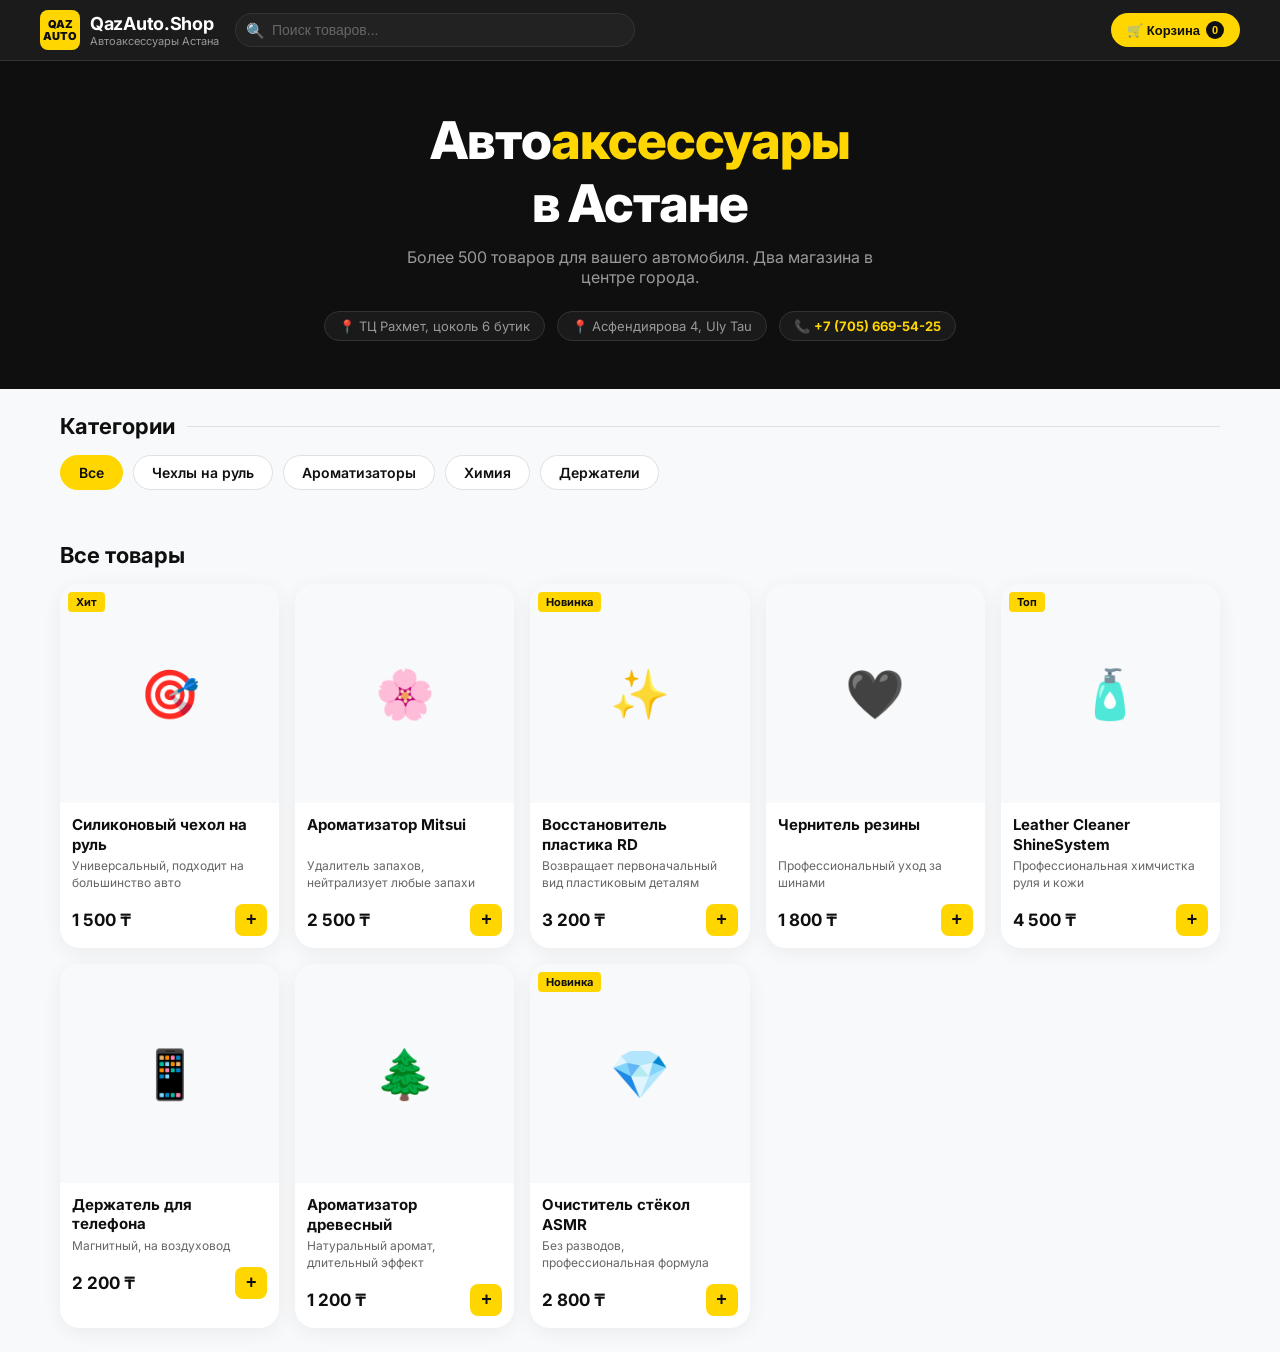
<file: index.html>
<!DOCTYPE html>
<html lang="ru">
<head>
<meta charset="UTF-8">
<meta name="viewport" content="width=device-width, initial-scale=1.0">
<title>QazAuto.Shop — Автоаксессуары Астана</title>
<link rel="stylesheet" href="style.css">
</head>
<body>

<!-- =================== SHOP PAGE =================== -->
<div id="shop-page" class="page active">
  <header>
    <div class="header-inner">
      <a class="logo" onclick="goShop()">
        <div class="logo-icon">QAZ<br>AUTO</div>
        <div>
          <div class="logo-text">QazAuto.Shop</div>
          <div class="logo-sub">Автоаксессуары Астана</div>
        </div>
      </a>
      <div class="header-search">
        <span class="search-icon">🔍</span>
        <input type="text" id="search-input" placeholder="Поиск товаров..." oninput="filterProducts()">
      </div>
      <div class="header-actions">
        <button class="cart-btn" onclick="openCart()">
          🛒 Корзина
          <span class="cart-count" id="cart-count">0</span>
        </button>
      </div>
    </div>
  </header>

  <div class="hero">
    <h1>Авто<span>аксессуары</span><br>в Астане</h1>
    <p>Более 500 товаров для вашего автомобиля. Два магазина в центре города.</p>
    <div class="hero-badges">
      <div class="badge">📍 ТЦ Рахмет, цоколь 6 бутик</div>
      <div class="badge">📍 Асфендиярова 4, Uly Tau</div>
      <div class="badge">📞 <strong>+7 (705) 669-54-25</strong></div>
    </div>
  </div>

  <div class="section">
    <div class="section-title">Категории</div>
    <div class="cats-grid" id="cats-grid"></div>
  </div>

  <div class="section">
    <div class="section-title" id="products-title">Все товары</div>
    <div class="products-grid" id="products-grid"></div>
    <div class="empty-state" id="no-products" style="display:none;">
      <div class="icon">📦</div>
      <p>Товары не найдены</p>
    </div>
  </div>
</div>

<!-- =================== PRODUCT DETAIL PAGE =================== -->
<div id="product-detail-page" class="page"></div>

<!-- =================== CHECKOUT PAGE =================== -->
<div id="checkout-page" class="page">
  <header>
    <div class="header-inner">
      <a class="logo" onclick="goShop()">
        <div class="logo-icon">QAZ<br>AUTO</div>
        <div><div class="logo-text">QazAuto.Shop</div></div>
      </a>
    </div>
  </header>
  <div class="checkout-wrap">
    <button class="btn-back" onclick="goShop()">← Назад в магазин</button>
    <h2>Оформление заказа</h2>
    <div class="order-summary" id="checkout-summary"></div>
    <div class="form-row">
      <div class="form-group">
        <label>Ваше имя *</label>
        <input type="text" id="co-name" placeholder="Алибек Сейткали">
      </div>
      <div class="form-group">
        <label>Телефон *</label>
        <input type="tel" id="co-phone" placeholder="+7 (___) ___-__-__">
      </div>
    </div>
    <div class="form-group">
      <label>Способ получения</label>
      <select id="co-delivery">
        <option value="pickup1">🏪 Самовывоз — ТЦ Рахмет, цоколь 6 бутик</option>
        <option value="pickup2">🏪 Самовывоз — Асфендиярова 4, Uly Tau</option>
        <option value="delivery">🚗 Доставка по Астане (+500 тг)</option>
      </select>
    </div>
    <div class="form-group" id="address-group" style="display:none;">
      <label>Адрес доставки *</label>
      <input type="text" id="co-address" placeholder="Улица, дом, квартира">
    </div>
    <div class="form-group">
      <label>Комментарий к заказу</label>
      <textarea id="co-comment" placeholder="Пожелания, уточнения..."></textarea>
    </div>
    <button class="btn-submit" onclick="submitOrder()">✅ Подтвердить заказ</button>
  </div>
</div>

<!-- =================== SUCCESS PAGE =================== -->
<div id="success-page" class="page">
  <div class="success-wrap">
    <div class="success-icon">🎉</div>
    <h2>Заказ принят!</h2>
    <p>Спасибо за ваш заказ. Мы свяжемся с вами по телефону в течение 30 минут для подтверждения.</p>
    <p style="font-size:14px;color:var(--gray);">Номер заказа: <strong id="success-order-num"></strong></p>
    <button class="btn-submit" style="max-width:280px;margin:24px auto 0;display:block;" onclick="goShop()">Вернуться в магазин</button>
  </div>
</div>

<!-- =================== CART SIDEBAR =================== -->
<div class="cart-overlay" id="cart-overlay" onclick="closeCart()"></div>
<div class="cart-sidebar" id="cart-sidebar">
  <div class="cart-head">
    <h3>🛒 Корзина</h3>
    <button class="btn-close" onclick="closeCart()">✕</button>
  </div>
  <div class="cart-items" id="cart-items-list"></div>
  <div class="cart-foot" id="cart-foot" style="display:none;">
    <div class="cart-total"><span>Итого:</span><span id="cart-total"></span></div>
    <button class="btn-checkout" onclick="goCheckout()">Оформить заказ →</button>
  </div>
</div>

<!-- TOAST -->
<div class="toast" id="toast"></div>
<script src="script.js"></script>
</body>
</html>
</file>
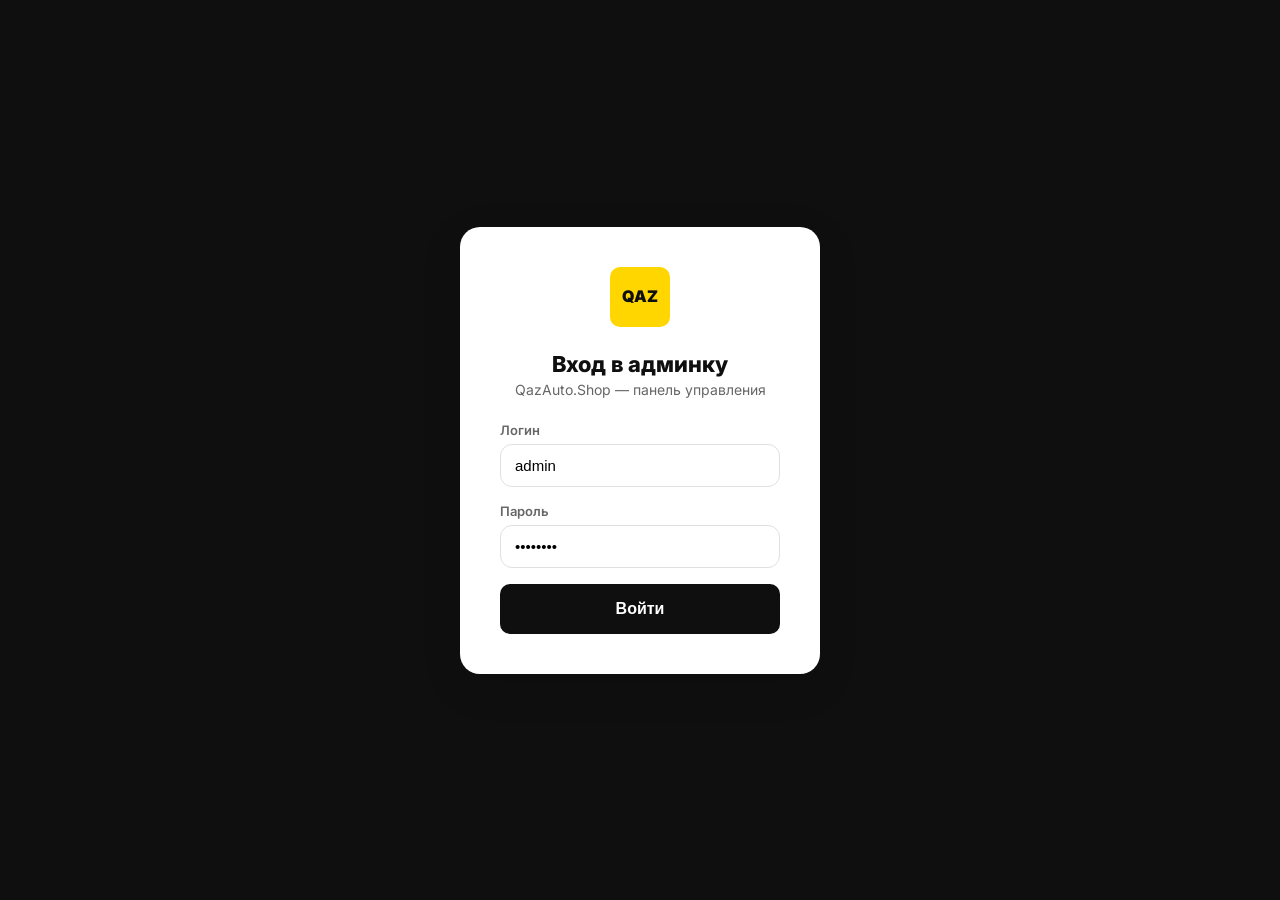
<file: admin.html>
<!DOCTYPE html>
<html lang="ru">
<head>
<meta charset="UTF-8">
<meta name="viewport" content="width=device-width, initial-scale=1.0">
<title>Админ-панель — QazAuto.Shop</title>
<link rel="stylesheet" href="style.css">
</head>
<body class="admin-body">

<!-- =================== ADMIN LOGIN =================== -->
<div id="admin-login-page" class="page active">
  <div class="login-wrap">
    <div class="login-card">
      <div class="login-logo">
        <div class="logo-icon" style="width:60px;height:60px;font-size:16px;margin:0 auto 8px;background:var(--yellow);border-radius:10px;display:flex;align-items:center;justify-content:center;font-weight:900;color:var(--black);">QAZ</div>
      </div>
      <h2>Вход в админку</h2>
      <p>QazAuto.Shop — панель управления</p>
      <div class="form-group"><label>Логин</label><input type="text" id="login-user" value="admin"></div>
      <div class="form-group"><label>Пароль</label><input type="password" id="login-pass" value="admin123" onkeydown="if(event.key==='Enter')doLogin()"></div>
      <button class="btn-submit" onclick="doLogin()">Войти</button>
    </div>
  </div>
</div>

<!-- =================== ADMIN PANEL =================== -->
<div id="admin-page" class="page">
  <div class="admin-layout">
    <div class="admin-sidebar">
      <div class="admin-logo">
        <div class="admin-logo-icon">QAZ</div>
        Админ-панель
      </div>
      <nav class="admin-nav">
        <a onclick="adminTab('dashboard')" id="nav-dashboard" class="active"><span class="nav-icon">📊</span> Дашборд</a>
        <a onclick="adminTab('orders')" id="nav-orders"><span class="nav-icon">📋</span> Заказы</a>
        <a onclick="adminTab('products')" id="nav-products"><span class="nav-icon">📦</span> Товары</a>
        <a onclick="adminTab('categories')" id="nav-categories"><span class="nav-icon">🏷️</span> Категории</a>
        <a onclick="adminTab('settings')" id="nav-settings"><span class="nav-icon">⚙️</span> Настройки</a>
        <a onclick="goShop()" style="margin-top:auto;"><span class="nav-icon">🏪</span> В магазин</a>
        <a onclick="logout()"><span class="nav-icon">🚪</span> Выйти</a>
      </nav>
    </div>
    <div class="admin-main" id="admin-main"></div>
  </div>
</div>

<!-- =================== PRODUCT MODAL =================== -->
<div class="modal-overlay" id="product-modal">
  <div class="modal">
    <h3 id="modal-title"></h3>
    <div id="modal-content"></div>
    <div class="modal-foot">
      <button class="btn-secondary" onclick="closeModal('product-modal')">Отмена</button>
      <button class="btn-primary" id="modal-save-btn">Сохранить</button>
    </div>
  </div>
</div>

<!-- ORDER DETAIL MODAL -->
<div class="modal-overlay" id="order-modal">
  <div class="modal">
    <h3>Детали заказа</h3>
    <div id="order-modal-content"></div>
    <div class="modal-foot">
      <button class="btn-secondary" onclick="closeModal('order-modal')">Закрыть</button>
    </div>
  </div>
</div>

<div class="toast" id="toast"></div>
<script src="script.js"></script>
</body>
</html>
</file>
<file: style.css>
@import url('https://fonts.googleapis.com/css2?family=Inter:wght@400;500;600;700;800&display=swap');

*{margin:0;padding:0;box-sizing:border-box;}
:root{
  --black:#0f0f0f;--yellow:#FFD600;--yellow-dark:#EBB200;--yellow-light:#FFF9CC;
  --gray-dark:#1a1a1a;--gray-mid:#2a2a2a;--gray:#666;--gray-light:#999;--gray-bg:#f8f9fa;--white:#fff;
  --red:#e63946;--green:#2d9e5e;--border:#e0e0e0;
  --radius:12px;--radius-sm:8px;--radius-lg:20px;
  --shadow:0 4px 20px rgba(0,0,0,0.06);--shadow-lg:0 12px 40px rgba(0,0,0,0.12);
}
body{font-family:'Inter', sans-serif;background:var(--gray-bg);color:var(--black);min-height:100vh;-webkit-font-smoothing:antialiased;}
/* PAGES */
.page{display:none;min-height:100vh;}
.page.active{display:block;}
/* HEADER */
header{background:rgba(15,15,15,0.95);backdrop-filter:blur(10px);color:var(--white);padding:0 20px;position:sticky;top:0;z-index:100;border-bottom:1px solid rgba(255,255,255,0.1);}
.header-inner{max-width:1200px;margin:0 auto;display:flex;align-items:center;gap:16px;height:60px;}
.logo{display:flex;align-items:center;gap:10px;cursor:pointer;text-decoration:none;color:inherit;}
.logo-icon{width:40px;height:40px;background:var(--yellow);border-radius:8px;display:flex;align-items:center;justify-content:center;font-weight:900;font-size:11px;color:var(--black);text-align:center;line-height:1.1;}
.logo-text{font-weight:700;font-size:18px;letter-spacing:-.3px;}
.logo-sub{font-size:11px;color:var(--gray-light);font-weight:400;}
.header-search{flex:1;max-width:400px;position:relative;}
.header-search input{width:100%;background:#222;border:1px solid #333;color:var(--white);padding:8px 14px 8px 36px;border-radius:20px;font-size:14px;outline:none;}
.header-search input::placeholder{color:#666;}
.header-search input:focus{border-color:var(--yellow);}
.search-icon{position:absolute;left:11px;top:50%;transform:translateY(-50%);color:#666;font-size:15px;}
.header-actions{display:flex;align-items:center;gap:8px;margin-left:auto;}
.btn-header{background:transparent;border:1px solid #333;color:var(--white);padding:7px 14px;border-radius:20px;cursor:pointer;font-size:13px;display:flex;align-items:center;gap:6px;transition:.2s;}
.btn-header:hover{border-color:var(--yellow);color:var(--yellow);}
.cart-btn{background:var(--yellow);border:none;color:var(--black);padding:8px 16px;border-radius:20px;cursor:pointer;font-size:13px;font-weight:600;display:flex;align-items:center;gap:6px;transition:.2s;}
.cart-btn:hover{background:var(--yellow-dark);}
.cart-count{background:var(--black);color:var(--yellow);width:18px;height:18px;border-radius:50%;font-size:11px;display:flex;align-items:center;justify-content:center;font-weight:700;}
/* HERO */
.hero{background:var(--black);color:var(--white);padding:48px 20px;text-align:center;}
.hero h1{font-size:clamp(28px,5vw,52px);font-weight:800;margin-bottom:12px;letter-spacing:-1px;}
.hero h1 span{color:var(--yellow);}
.hero p{color:var(--gray-light);font-size:16px;max-width:500px;margin:0 auto 24px;}
.hero-badges{display:flex;justify-content:center;gap:12px;flex-wrap:wrap;}
.badge{background:#1a1a1a;border:1px solid #333;color:var(--gray-light);padding:6px 14px;border-radius:20px;font-size:13px;}
.badge strong{color:var(--yellow);}
/* CATEGORIES */
.section{max-width:1200px;margin:0 auto;padding:24px 20px;}
.section-title{font-size:22px;font-weight:700;margin-bottom:16px;display:flex;align-items:center;gap:12px;}
.section-title::after{content:'';flex:1;height:1px;background:var(--border);}
.cats-grid{display:flex;gap:10px;overflow-x:auto;padding-bottom:4px;scrollbar-width:none;}
.cats-grid::-webkit-scrollbar{display:none;}
.cat-chip{background:var(--white);border:1px solid var(--border);border-radius:20px;padding:8px 18px;cursor:pointer;white-space:nowrap;font-size:14px;font-weight:600;transition:.2s;flex-shrink:0;}
.cat-chip:hover,.cat-chip.active{background:var(--yellow);border-color:var(--yellow);color:var(--black);}
/* PRODUCTS GRID */
.products-grid{display:grid;grid-template-columns:repeat(auto-fill,minmax(200px,1fr));gap:16px;}
.product-card{background:var(--white);border-radius:var(--radius-lg);overflow:hidden;box-shadow:var(--shadow);transition:.2s;cursor:pointer;}
.product-card:hover{transform:translateY(-3px);box-shadow:var(--shadow-lg);}
.product-img{width:100%;aspect-ratio:1;background:var(--gray-bg);display:flex;align-items:center;justify-content:center;font-size:48px;position:relative;overflow:hidden;}
.product-img img{width:100%;height:100%;object-fit:cover;}
.product-badge{position:absolute;top:8px;left:8px;background:var(--yellow);color:var(--black);font-size:11px;font-weight:700;padding:3px 8px;border-radius:4px;}
.product-info{padding:12px;}
.product-name{font-size:15px;font-weight:700;margin-bottom:4px;line-height:1.3;display:-webkit-box;-webkit-line-clamp:2;-webkit-box-orient:vertical;overflow:hidden;height:2.6em;}
.product-desc{font-size:12px;color:var(--gray);margin-bottom:12px;line-height:1.4;}
.product-bottom{display:flex;align-items:center;justify-content:space-between;}
.product-price{font-size:17px;font-weight:700;color:var(--black);}
.product-price span{font-size:11px;color:var(--gray);font-weight:400;} 
.btn-add{background:var(--yellow);border:none;color:var(--black);width:32px;height:32px;border-radius:8px;cursor:pointer;font-size:18px;font-weight:700;transition:.2s;display:flex;align-items:center;justify-content:center;}
.btn-add:hover{background:var(--yellow-dark);transform:scale(1.05);}
/* CART SIDEBAR */
.cart-overlay{position:fixed;inset:0;background:rgba(0,0,0,.6);backdrop-filter:blur(4px);z-index:200;display:none;}
.cart-overlay.open{display:block;}
.cart-sidebar{position:fixed;right:0;top:0;bottom:0;width:min(400px,100vw);background:var(--white);z-index:201;transform:translateX(100%);transition:.3s ease;display:flex;flex-direction:column;}
.cart-sidebar.open{transform:translateX(0);}
.cart-head{padding:20px;border-bottom:1px solid var(--border);display:flex;align-items:center;justify-content:space-between;}
.cart-head h3{font-size:18px;font-weight:700;}
.btn-close{background:none;border:none;font-size:22px;cursor:pointer;color:var(--gray);padding:4px;}
.btn-close:hover{color:var(--black);}
.cart-items{flex:1;overflow-y:auto;padding:16px;}
.cart-empty{text-align:center;padding:60px 20px;color:var(--gray);}
.cart-empty .big-icon{font-size:64px;margin-bottom:12px;}
.cart-item{display:flex;gap:12px;padding:12px 0;border-bottom:1px solid var(--border);}
.cart-item-img{width:60px;height:60px;background:var(--gray-bg);border-radius:8px;display:flex;align-items:center;justify-content:center;font-size:24px;flex-shrink:0;overflow:hidden;}
.cart-item-img img{width:100%;height:100%;object-fit:cover;}
.cart-item-info{flex:1;}
.cart-item-name{font-size:14px;font-weight:600;margin-bottom:4px;}
.cart-item-price{font-size:13px;color:var(--gray);}
.cart-item-ctrl{display:flex;align-items:center;gap:8px;margin-top:6px;}
.qty-btn{background:var(--gray-bg);border:none;width:26px;height:26px;border-radius:6px;cursor:pointer;font-size:14px;font-weight:700;transition:.1s;}
.qty-btn:hover{background:var(--yellow);}
.qty-val{font-size:14px;font-weight:600;min-width:20px;text-align:center;}
.cart-item-del{margin-left:auto;background:none;border:none;cursor:pointer;color:#ccc;font-size:18px;}
.cart-item-del:hover{color:var(--red);}
.cart-foot{padding:20px;border-top:1px solid var(--border);}
.cart-total{display:flex;justify-content:space-between;font-size:16px;font-weight:700;margin-bottom:16px;}
.btn-checkout{width:100%;background:var(--yellow);border:none;color:var(--black);padding:14px;border-radius:10px;font-size:16px;font-weight:700;cursor:pointer;transition:.2s;}
.btn-checkout:hover{background:var(--yellow-dark);}
/* CHECKOUT PAGE */
.checkout-wrap{max-width:700px;margin:0 auto;padding:24px 20px;}
.checkout-wrap h2{font-size:24px;font-weight:700;margin-bottom:24px;}
.form-group{margin-bottom:16px;}
.form-group label{display:block;font-size:13px;font-weight:600;color:var(--gray);margin-bottom:6px;}
.form-group input,.form-group textarea,.form-group select{width:100%;padding:12px 14px;border:1.5px solid var(--border);border-radius:var(--radius);font-size:15px;outline:none;transition:.2s;background:var(--white);}
.form-group input:focus,.form-group textarea:focus{border-color:var(--yellow);}
.form-group textarea{resize:vertical;min-height:80px;}
.order-summary{background:var(--white);border-radius:var(--radius-lg);padding:20px;margin-bottom:20px;box-shadow:var(--shadow);}
.order-summary h3{font-size:16px;font-weight:700;margin-bottom:14px;}
.summary-item{display:flex;justify-content:space-between;font-size:14px;padding:6px 0;border-bottom:1px solid var(--border);}
.summary-item:last-child{border:none;font-weight:700;font-size:16px;margin-top:4px;}
.form-row{display:grid;grid-template-columns:1fr 1fr;gap:12px;}
.btn-submit{width:100%;background:var(--black);color:var(--white);border:none;padding:16px;border-radius:10px;font-size:16px;font-weight:700;cursor:pointer;transition:.2s;}
.btn-submit:hover{background:#222;}
.btn-back{background:none;border:1.5px solid var(--border);color:var(--black);padding:12px 20px;border-radius:10px;font-size:14px;font-weight:600;cursor:pointer;margin-bottom:20px;display:flex;align-items:center;gap:6px;transition:.2s;}
.btn-back:hover{border-color:var(--black);}
/* SUCCESS */
.success-wrap{max-width:500px;margin:60px auto;text-align:center;padding:24px;}
.success-icon{font-size:80px;margin-bottom:16px;}
.success-wrap h2{font-size:28px;font-weight:800;margin-bottom:8px;}
.success-wrap p{color:var(--gray);margin-bottom:24px;font-size:16px;line-height:1.6;}
/* ===== ADMIN ===== */
#admin-page{background:var(--gray-bg);}
.admin-layout{display:flex;min-height:100vh;}
.admin-sidebar{width:220px;background:var(--black);color:var(--white);flex-shrink:0;display:flex;flex-direction:column;}
.admin-logo{padding:20px;border-bottom:1px solid #222;font-weight:700;font-size:16px;display:flex;align-items:center;gap:10px;}
.admin-logo-icon{width:32px;height:32px;background:var(--yellow);border-radius:6px;display:flex;align-items:center;justify-content:center;font-weight:900;font-size:10px;color:var(--black);}
.admin-nav{padding:12px 0;flex:1;}
.admin-nav a{display:flex;align-items:center;gap:10px;padding:11px 20px;color:#aaa;text-decoration:none;font-size:14px;transition:.2s;cursor:pointer;}
.admin-nav a:hover,.admin-nav a.active{background:#1a1a1a;color:var(--yellow);}
.admin-nav a .nav-icon{font-size:18px;width:20px;text-align:center;}
.admin-main{flex:1;padding:28px;overflow-y:auto;}
.admin-topbar{display:flex;align-items:center;justify-content:space-between;margin-bottom:24px;}
.admin-topbar h1{font-size:22px;font-weight:700;}
.btn-primary{background:var(--yellow);border:none;color:var(--black);padding:10px 20px;border-radius:8px;font-size:14px;font-weight:700;cursor:pointer;transition:.2s;display:flex;align-items:center;gap:6px;}
.btn-primary:hover{background:var(--yellow-dark);}
.btn-danger{background:var(--red);border:none;color:var(--white);padding:8px 14px;border-radius:6px;font-size:13px;font-weight:600;cursor:pointer;}
.btn-secondary{background:var(--gray-bg);border:1.5px solid var(--border);color:var(--black);padding:8px 14px;border-radius:6px;font-size:13px;font-weight:600;cursor:pointer;transition:.2s;}
.btn-secondary:hover{background:var(--border);}
.stats-grid{display:grid;grid-template-columns:repeat(auto-fit,minmax(160px,1fr));gap:16px;margin-bottom:28px;}
.stat-card{background:var(--white);border-radius:var(--radius-lg);padding:20px;box-shadow:var(--shadow);}
.stat-label{font-size:12px;color:var(--gray);margin-bottom:6px;font-weight:600;text-transform:uppercase;letter-spacing:.5px;}
.stat-value{font-size:28px;font-weight:800;}
.stat-value.yellow{color:var(--yellow-dark);}
.stat-value.green{color:var(--green);}
.admin-table-wrap{background:var(--white);border-radius:var(--radius-lg);box-shadow:var(--shadow);overflow:hidden;}
table{width:100%;border-collapse:collapse;}
th{background:var(--gray-bg);padding:14px 16px;text-align:left;font-size:11px;font-weight:700;color:var(--gray-light);text-transform:uppercase;letter-spacing:1px;}
td{padding:14px 16px;border-top:1px solid var(--border);font-size:14px;vertical-align:middle;}
tr:hover td{background:#fafafa;}
.status-badge{padding:4px 12px;border-radius:20px;font-size:12px;font-weight:600;}
.status-new{background:#FFF3CC;color:#8a6d00;}
.status-processing{background:#CCE5FF;color:#004085;}
.status-done{background:#d4edda;color:#155724;}
.status-cancelled{background:#f8d7da;color:#721c24;}
.td-actions{display:flex;gap:6px;align-items:center;}
/* MODAL */
.modal-overlay{position:fixed;inset:0;background:rgba(0,0,0,.6);backdrop-filter:blur(4px);z-index:300;display:none;align-items:center;justify-content:center;padding:20px;}
.modal-overlay.open{display:flex;}
.modal{background:var(--white);border-radius:var(--radius-lg);padding:24px;width:100%;max-width:520px;max-height:90vh;overflow-y:auto;box-shadow:var(--shadow-lg);}
.modal h3{font-size:18px;font-weight:700;margin-bottom:20px;}
.modal-foot{display:flex;gap:10px;justify-content:flex-end;margin-top:20px;padding-top:16px;border-top:1px solid var(--border);}
/* SETTINGS */
.settings-card{background:var(--white);border-radius:var(--radius-lg);padding:24px;box-shadow:var(--shadow);margin-bottom:20px;}
.settings-card h3{font-size:16px;font-weight:700;margin-bottom:16px;padding-bottom:12px;border-bottom:1px solid var(--border);}
.settings-note{font-size:12px;color:var(--gray);margin-top:6px;line-height:1.5;}
/* PRODUCT PREVIEW in ADMIN */
.prod-thumb{width:44px;height:44px;border-radius:8px;background:var(--gray-bg);display:flex;align-items:center;justify-content:center;font-size:20px;overflow:hidden;flex-shrink:0;}
.prod-thumb img{width:100%;height:100%;object-fit:cover;}
.prod-name-cell{display:flex;align-items:center;gap:10px;}
/* NOTIFICATION */
.toast{position:fixed;bottom:24px;right:24px;background:var(--black);color:var(--white);padding:12px 20px;border-radius:10px;font-size:14px;z-index:500;transform:translateY(100px);opacity:0;transition:.3s;max-width:300px;}
.toast.show{transform:translateY(0);opacity:1;}
.toast.success{background:var(--green);}
.toast.error{background:var(--red);}
/* LOGIN */
.login-wrap{min-height:100vh;display:flex;align-items:center;justify-content:center;background:var(--black);}
.login-card{background:var(--white);border-radius:var(--radius-lg);padding:40px;width:360px;box-shadow:var(--shadow-lg);}
.login-logo{text-align:center;margin-bottom:24px;}
.login-logo .logo-icon{width:60px;height:60px;font-size:16px;margin:0 auto 8px;}
.login-card h2{font-size:22px;font-weight:800;margin-bottom:4px;text-align:center;}
.login-card p{color:var(--gray);text-align:center;font-size:14px;margin-bottom:24px;}
/* ORDER DETAIL */
.order-detail-item{display:flex;justify-content:space-between;padding:8px 0;border-bottom:1px solid var(--border);font-size:14px;}
.order-detail-item:last-child{border:none;}
/* IMG UPLOAD */
.img-upload-area{border:2px dashed var(--border);border-radius:var(--radius);padding:20px;text-align:center;cursor:pointer;transition:.2s;position:relative;}
.img-upload-area:hover{border-color:var(--yellow);}
.img-upload-area input[type=file]{position:absolute;inset:0;opacity:0;cursor:pointer;}
.img-preview{width:80px;height:80px;border-radius:8px;object-fit:cover;margin:0 auto 8px;display:block;}
/* EMPTY STATE */
.empty-state{text-align:center;padding:48px 20px;color:var(--gray);}
.empty-state .icon{font-size:48px;margin-bottom:12px;}
/* RESPONSIVE */
@media(max-width:768px){
  .admin-sidebar{display:none;}
  .form-row{grid-template-columns:1fr;}
  .products-grid{grid-template-columns:repeat(auto-fill,minmax(160px,1fr));}
  .header-search{display:none;}
}
</file>
